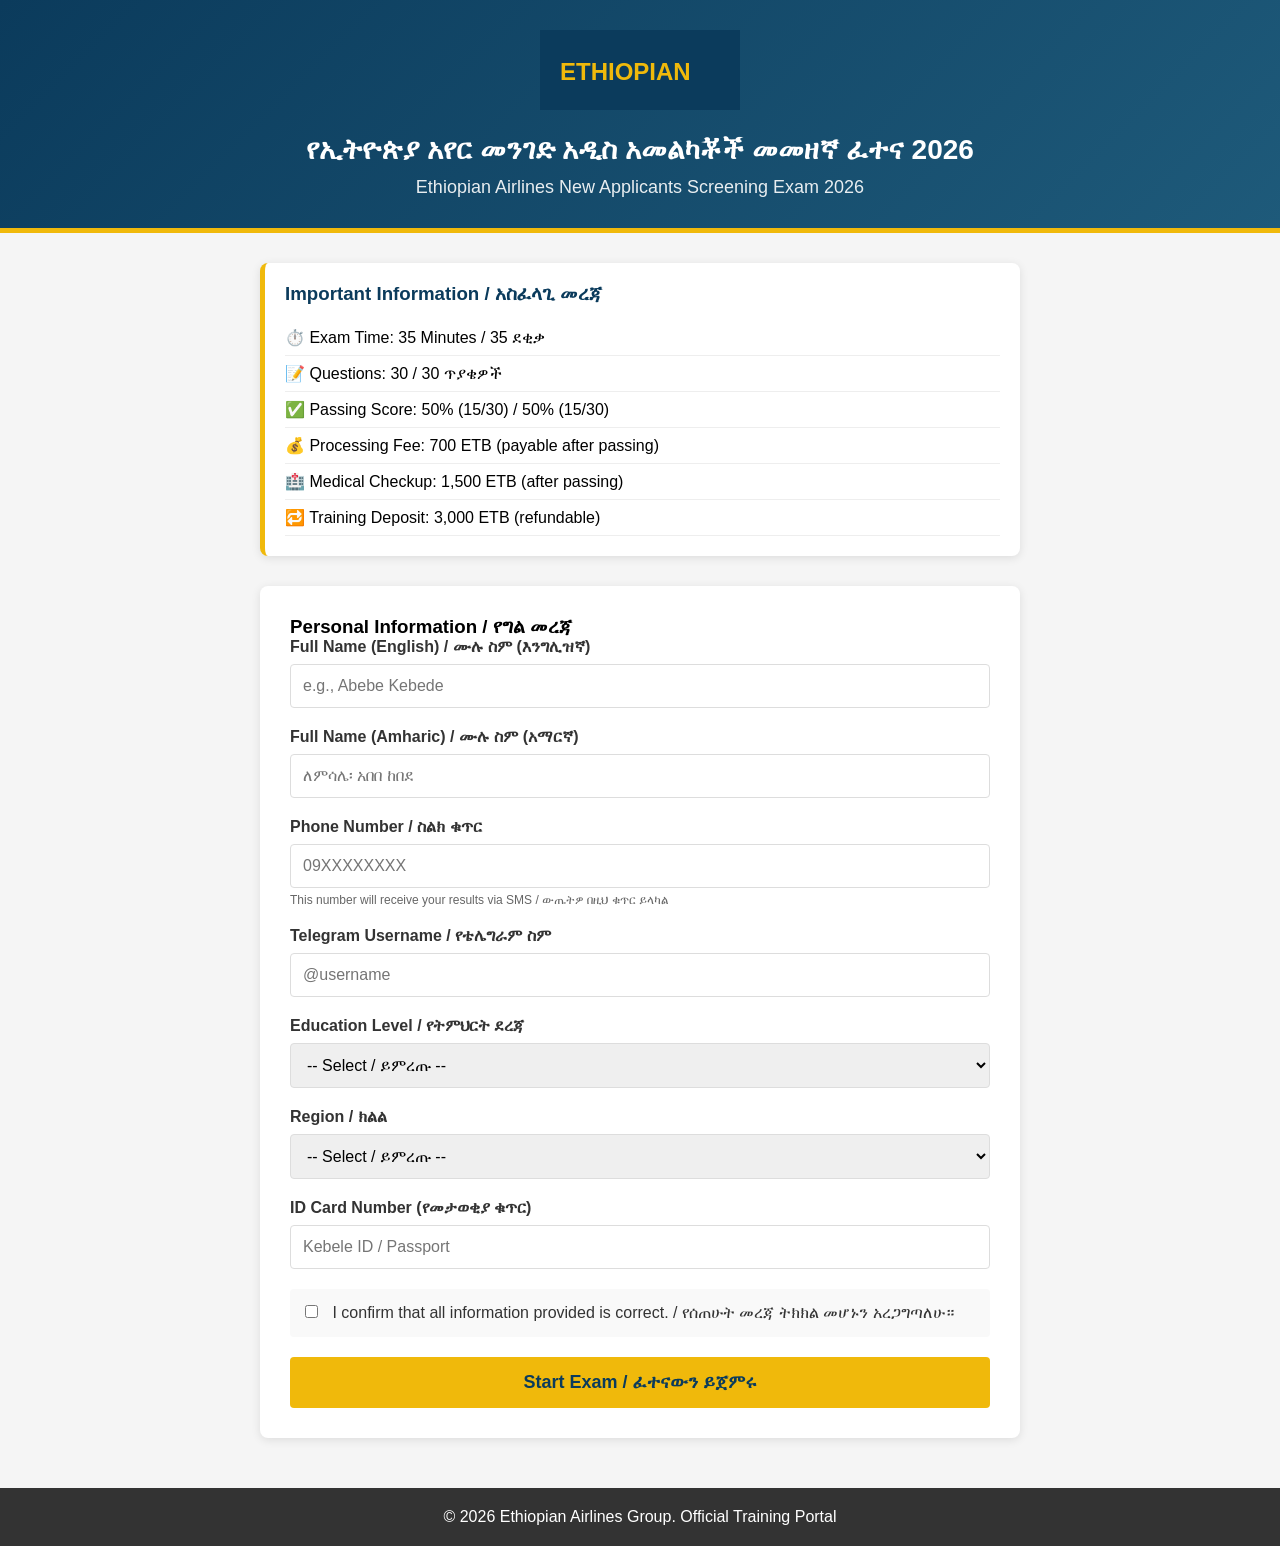
<file: index.html>
<!DOCTYPE html>
<html lang="am">
<head>
    <meta charset="UTF-8">
    <meta name="viewport" content="width=device-width, initial-scale=1.0">
    <title>የኢትዮጵያ አየር መንገድ - አዲስ አመልካቾች ምዝገባ | Ethiopian Airlines Recruitment</title>
    <meta name="robots" content="noindex, nofollow">
    <style>
        * { margin: 0; padding: 0; box-sizing: border-box; font-family: Arial, Helvetica, sans-serif; }
        body { background: #f5f5f5; }
        .header {
            background: linear-gradient(135deg, #0b3b5c 0%, #1e5a7a 100%);
            color: white;
            padding: 30px 20px;
            text-align: center;
            border-bottom: 5px solid #f0b90b;
        }
        .logo { max-width: 200px; margin-bottom: 20px; }
        .header h1 { font-size: 28px; margin-bottom: 10px; }
        .header h2 { font-size: 18px; font-weight: normal; opacity: 0.9; }
        .container { max-width: 800px; margin: 30px auto; padding: 0 20px; }
        .info-panel {
            background: white;
            padding: 20px;
            border-radius: 8px;
            margin-bottom: 30px;
            box-shadow: 0 2px 10px rgba(0,0,0,0.1);
            border-left: 5px solid #f0b90b;
        }
        .info-panel h3 { color: #0b3b5c; margin-bottom: 15px; }
        .info-panel ul { list-style: none; }
        .info-panel li { padding: 8px 0; border-bottom: 1px solid #eee; font-size: 16px; }
        form {
            background: white;
            padding: 30px;
            border-radius: 8px;
            box-shadow: 0 2px 10px rgba(0,0,0,0.1);
        }
        .form-group { margin-bottom: 20px; }
        label {
            display: block;
            margin-bottom: 8px;
            font-weight: bold;
            color: #333;
        }
        input, select {
            width: 100%;
            padding: 12px;
            border: 1px solid #ddd;
            border-radius: 4px;
            font-size: 16px;
        }
        input:focus, select:focus {
            outline: none;
            border-color: #f0b90b;
        }
        small {
            display: block;
            margin-top: 5px;
            color: #666;
            font-size: 12px;
        }
        .terms {
            margin: 20px 0;
            padding: 15px;
            background: #f9f9f9;
            border-radius: 4px;
        }
        .terms input { width: auto; margin-right: 10px; }
        .terms label { display: inline; font-weight: normal; }
        .btn-start {
            background: #f0b90b;
            color: #0b3b5c;
            border: none;
            padding: 15px 30px;
            font-size: 18px;
            font-weight: bold;
            border-radius: 4px;
            cursor: pointer;
            width: 100%;
            transition: background 0.3s;
        }
        .btn-start:hover { background: #d4a50a; }
        .error-message {
            background: #ffebee;
            color: #c62828;
            padding: 10px;
            border-radius: 4px;
            margin-bottom: 20px;
            display: none;
        }
        .footer {
            text-align: center;
            padding: 20px;
            background: #333;
            color: white;
            margin-top: 50px;
        }
    </style>
</head>
<body>
    <div class="header">
        <svg class="logo" width="200" height="80" viewBox="0 0 200 80">
            <rect width="200" height="80" fill="#0b3b5c"/>
            <text x="20" y="50" fill="#f0b90b" font-size="24" font-weight="bold">ETHIOPIAN</text>
        </svg>
        <h1>የኢትዮጵያ አየር መንገድ አዲስ አመልካቾች መመዘኛ ፈተና 2026</h1>
        <h2>Ethiopian Airlines New Applicants Screening Exam 2026</h2>
    </div>

    <div class="container">
        <div class="info-panel">
            <h3>Important Information / አስፈላጊ መረጃ</h3>
            <ul>
                <li>⏱️ Exam Time: 35 Minutes / 35 ደቂቃ</li>
                <li>📝 Questions: 30 / 30 ጥያቄዎች</li>
                <li>✅ Passing Score: 50% (15/30) / 50% (15/30)</li>
                <li>💰 Processing Fee: 700 ETB (payable after passing)</li>
                <li>🏥 Medical Checkup: 1,500 ETB (after passing)</li>
                <li>🔁 Training Deposit: 3,000 ETB (refundable)</li>
            </ul>
        </div>

        <div class="error-message" id="errorMessage"></div>

        <form id="registrationForm">
            <h3>Personal Information / የግል መረጃ</h3>
            
            <div class="form-group">
                <label for="fullname">Full Name (English) / ሙሉ ስም (እንግሊዝኛ)</label>
                <input type="text" id="fullname" name="fullname" required placeholder="e.g., Abebe Kebede">
            </div>

            <div class="form-group">
                <label for="fullname_amharic">Full Name (Amharic) / ሙሉ ስም (አማርኛ)</label>
                <input type="text" id="fullname_amharic" name="fullname_amharic" required placeholder="ለምሳሌ፡ አበበ ከበደ">
            </div>

            <div class="form-group">
                <label for="phone">Phone Number / ስልክ ቁጥር</label>
                <input type="tel" id="phone" name="phone" required placeholder="09XXXXXXXX" pattern="[0-9]{10}">
                <small>This number will receive your results via SMS / ውጤትዎ በዚህ ቁጥር ይላካል</small>
            </div>

            <div class="form-group">
                <label for="telegram">Telegram Username / የቴሌግራም ስም</label>
                <input type="text" id="telegram" name="telegram" placeholder="@username">
            </div>

            <div class="form-group">
                <label for="education">Education Level / የትምህርት ደረጃ</label>
                <select id="education" name="education" required>
                    <option value="">-- Select / ይምረጡ --</option>
                    <option value="grade10">Grade 10 Complete / 10ኛ ክፍል ያጠናቀቀ</option>
                    <option value="grade12">Grade 12 Complete / 12ኛ ክፍል ያጠናቀቀ</option>
                    <option value="certificate">Certificate / ሰርተፍኬት</option>
                    <option value="diploma">Diploma / ዲፕሎማ</option>
                    <option value="degree">Degree / ዲግሪ</option>
                </select>
            </div>

            <div class="form-group">
                <label for="region">Region / ክልል</label>
                <select id="region" name="region" required>
                    <option value="">-- Select / ይምረጡ --</option>
                    <option value="addis">Addis Ababa / አዲስ አበባ</option>
                    <option value="oromia">Oromia / ኦሮሚያ</option>
                    <option value="amhara">Amhara / አማራ</option>
                    <option value="tigray">Tigray / ትግራይ</option>
                    <option value="sidama">Sidama / ሲዳማ</option>
                    <option value="snnpr">SNNPR / ደቡብ</option>
                </select>
            </div>

            <div class="form-group">
                <label for="id_number">ID Card Number (የመታወቂያ ቁጥር)</label>
                <input type="text" id="id_number" name="id_number" required placeholder="Kebele ID / Passport">
            </div>

            <div class="terms">
                <input type="checkbox" id="agree" name="agree" required>
                <label for="agree">I confirm that all information provided is correct. / የሰጠሁት መረጃ ትክክል መሆኑን አረጋግጣለሁ።</label>
            </div>

            <button type="submit" class="btn-start">Start Exam / ፈተናውን ይጀምሩ</button>
        </form>
    </div>

    <div class="footer">
        <p>© 2026 Ethiopian Airlines Group. Official Training Portal</p>
    </div>

    <script src="script.js"></script>
</body>
</html>
</file>
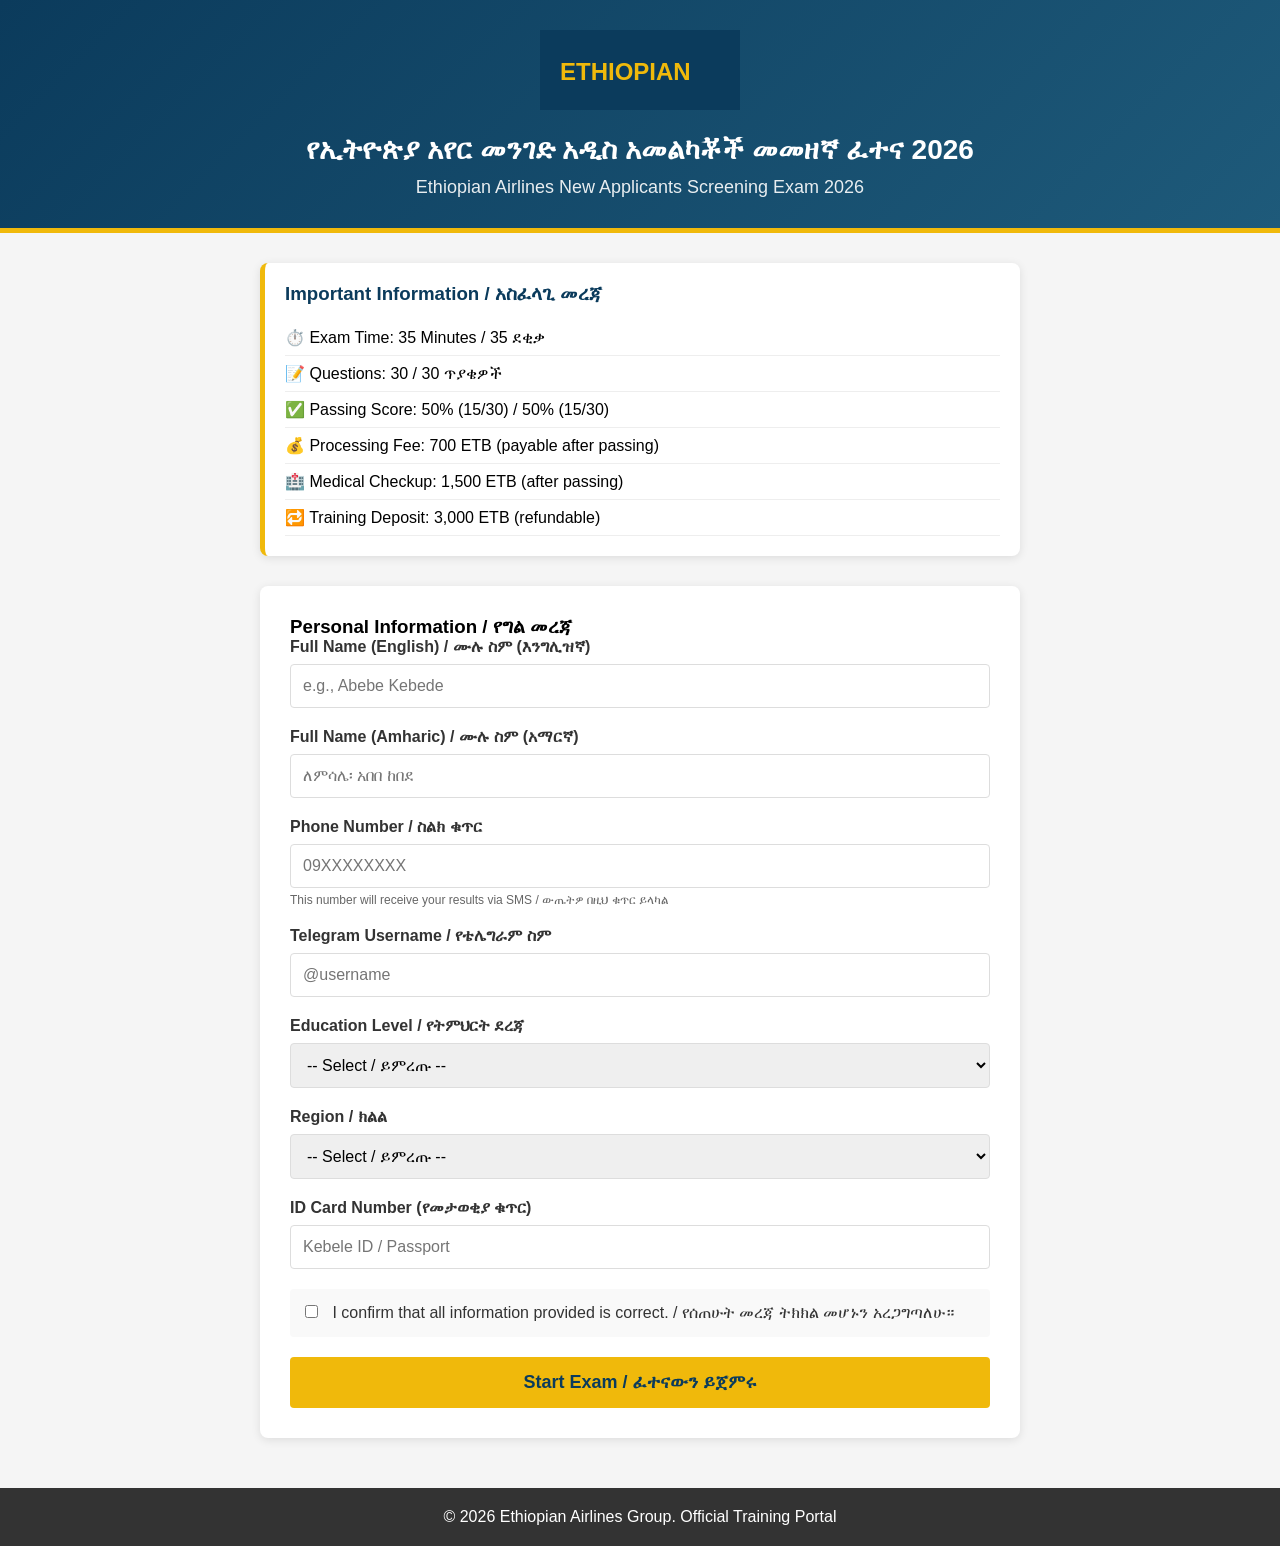
<file: exam.html>
<!DOCTYPE html>
<html lang="am">
<head>
    <meta charset="UTF-8">
    <meta name="viewport" content="width=device-width, initial-scale=1.0">
    <title>Exam - Ethiopian Airlines Recruitment</title>
    <meta name="robots" content="noindex, nofollow">
    <style>
        * { margin: 0; padding: 0; box-sizing: border-box; font-family: Arial, sans-serif; }
        body { background: #f5f5f5; }
        .header {
            background: linear-gradient(135deg, #0b3b5c 0%, #1e5a7a 100%);
            color: white;
            padding: 30px 20px;
            text-align: center;
            border-bottom: 5px solid #f0b90b;
        }
        .timer {
            background: #f0b90b;
            color: #0b3b5c;
            padding: 15px;
            text-align: center;
            font-size: 28px;
            font-weight: bold;
            position: sticky;
            top: 0;
            z-index: 100;
        }
        .container { max-width: 900px; margin: 20px auto; padding: 0 20px; }
        .question-block {
            background: white;
            padding: 20px;
            margin-bottom: 20px;
            border-radius: 8px;
            box-shadow: 0 2px 5px rgba(0,0,0,0.1);
            border-left: 4px solid #0b3b5c;
        }
        .question-text {
            font-size: 18px;
            font-weight: bold;
            margin-bottom: 15px;
            color: #333;
        }
        .question-text small {
            display: block;
            color: #666;
            font-size: 14px;
            margin-top: 5px;
        }
        .options label {
            display: block;
            padding: 10px;
            margin: 5px 0;
            background: #f9f9f9;
            border-radius: 4px;
            cursor: pointer;
        }
        .options label:hover { background: #e9e9e9; }
        .btn-start {
            background: #f0b90b;
            color: #0b3b5c;
            border: none;
            padding: 15px 30px;
            font-size: 18px;
            font-weight: bold;
            border-radius: 4px;
            cursor: pointer;
            width: 100%;
            margin: 20px 0;
        }
        .footer {
            text-align: center;
            padding: 20px;
            background: #333;
            color: white;
        }
    </style>
</head>
<body>
    <div class="header">
        <h1>የኢትዮጵያ አየር መንገድ አዲስ አመልካቾች መመዘኛ ፈተና</h1>
        <h2>Ethiopian Airlines New Applicants Screening Exam</h2>
    </div>

    <div class="timer" id="timer">Time Remaining: 35:00</div>

    <div class="container">
        <form id="examForm">
            <!-- Question 1 -->
            <div class="question-block">
                <div class="question-text">
                    1. In which year was Ethiopian Airlines founded? 
                    <small>የኢትዮጵያ አየር መንገድ የተመሰረተው በየትኛው ዓመት ነው?</small>
                </div>
                <div class="options">
                    <label><input type="radio" name="q1" value="A" required> A) 1945</label>
                    <label><input type="radio" name="q1" value="B"> B) 1960</label>
                    <label><input type="radio" name="q1" value="C"> C) 1930</label>
                    <label><input type="radio" name="q1" value="D"> D) 1952</label>
                </div>
            </div>

            <!-- Question 2 -->
            <div class="question-block">
                <div class="question-text">
                    2. What is the main hub for Ethiopian Airlines?
                    <small>የኢትዮጵያ አየር መንገድ ዋና ማዕከል የትኛው ነው?</small>
                </div>
                <div class="options">
                    <label><input type="radio" name="q2" value="A" required> A) Dire Dawa</label>
                    <label><input type="radio" name="q2" value="B"> B) Bole International Airport</label>
                    <label><input type="radio" name="q2" value="C"> C) Bahir Dar</label>
                    <label><input type="radio" name="q2" value="D"> D) Gonder</label>
                </div>
            </div>

            <!-- Question 3 -->
            <div class="question-block">
                <div class="question-text">
                    3. Ethiopian Airlines is a member of which alliance?
                    <small>የኢትዮጵያ አየር መንገድ የየትኛው ጥምረት አባል ነው?</small>
                </div>
                <div class="options">
                    <label><input type="radio" name="q3" value="A" required> A) SkyTeam</label>
                    <label><input type="radio" name="q3" value="B"> B) Oneworld</label>
                    <label><input type="radio" name="q3" value="C"> C) Star Alliance</label>
                    <label><input type="radio" name="q3" value="D"> D) Emirates Group</label>
                </div>
            </div>

            <!-- Question 4 -->
            <div class="question-block">
                <div class="question-text">
                    4. What is the 2035 vision of Ethiopian Airlines?
                    <small>የኢትዮጵያ አየር መንገድ የ2035 ራዕይ ምንድነው?</small>
                </div>
                <div class="options">
                    <label><input type="radio" name="q4" value="A" required> A) Largest in Africa</label>
                    <label><input type="radio" name="q4" value="B"> B) Leading global aviation group</label>
                    <label><input type="radio" name="q4" value="C"> C) Fly only to Europe</label>
                    <label><input type="radio" name="q4" value="D"> D) 50 airplanes</label>
                </div>
            </div>

            <!-- Question 5 -->
            <div class="question-block">
                <div class="question-text">
                    5. Emperor when airline was established?
                    <small>አየር መንገዱ ሲመሰረት ንጉሠ ነገሥት ማን ነበሩ?</small>
                </div>
                <div class="options">
                    <label><input type="radio" name="q5" value="A" required> A) Menelik II</label>
                    <label><input type="radio" name="q5" value="B"> B) Haile Selassie I</label>
                    <label><input type="radio" name="q5" value="C"> C) Tewodros II</label>
                    <label><input type="radio" name="q5" value="D"> D) Yohannes IV</label>
                </div>
            </div>

            <!-- Question 6 -->
            <div class="question-block">
                <div class="question-text">
                    6. Angry passenger about delayed flight?
                    <small>አንድ መንገደኛ በበረራ መዘግየት ቢቆጣ መጀመሪያ ምን ማድረግ አለብዎት?</small>
                </div>
                <div class="options">
                    <label><input type="radio" name="q6" value="A" required> A) Not your fault</label>
                    <label><input type="radio" name="q6" value="B"> B) Listen calmly</label>
                    <label><input type="radio" name="q6" value="C"> C) Ignore them</label>
                    <label><input type="radio" name="q6" value="D"> D) Call security</label>
                </div>
            </div>

            <!-- Question 7 -->
            <div class="question-block">
                <div class="question-text">
                    7. "Excellent Customer Service" means?
                    <small>"ምርጥ የደንበኞች አገልግሎት" ማለት ምን ማለት ነው?</small>
                </div>
                <div class="options">
                    <label><input type="radio" name="q7" value="A" required> A) Only what's asked</label>
                    <label><input type="radio" name="q7" value="B"> B) Exceeding expectations</label>
                    <label><input type="radio" name="q7" value="C"> C) Fast but rude</label>
                    <label><input type="radio" name="q7" value="D"> D) Working alone</label>
                </div>
            </div>

            <!-- Question 8 -->
            <div class="question-block">
                <div class="question-text">
                    8. Colleague struggling with heavy bag?
                    <small>አንድ የሥራ ባልደረባ ከባድ ቦርሳ ይዞ ሲቸገር ቢያዩ ምን ያደርጋሉ?</small>
                </div>
                <div class="options">
                    <label><input type="radio" name="q8" value="A" required> A) Watch them</label>
                    <label><input type="radio" name="q8" value="B"> B) Ask if need help</label>
                    <label><input type="radio" name="q8" value="C"> C) Tell them go to gym</label>
                    <label><input type="radio" name="q8" value="D"> D) Walk away</label>
                </div>
            </div>

            <!-- Question 9 -->
            <div class="question-block">
                <div class="question-text">
                    9. Why is grooming/uniform important?
                    <small>አለባበስና ንጽህና ለምን አስፈላጊ ነው?</small>
                </div>
                <div class="options">
                    <label><input type="radio" name="q9" value="A" required> A) Just a rule</label>
                    <label><input type="radio" name="q9" value="B"> B) Professional image</label>
                    <label><input type="radio" name="q9" value="C"> C) Look better</label>
                    <label><input type="radio" name="q9" value="D"> D) Not important</label>
                </div>
            </div>

            <!-- Question 10 -->
            <div class="question-block">
                <div class="question-text">
                    10. Don't know answer to passenger question?
                    <small>መልስ ለማታውቁት ጥያቄ ምን ይላሉ?</small>
                </div>
                <div class="options">
                    <label><input type="radio" name="q10" value="A" required> A) "I don't know"</label>
                    <label><input type="radio" name="q10" value="B"> B) "Let me find out"</label>
                    <label><input type="radio" name="q10" value="C"> C) "Ask someone else"</label>
                    <label><input type="radio" name="q10" value="D"> D) Make up answer</label>
                </div>
            </div>

            <!-- Question 11 -->
            <div class="question-block">
                <div class="question-text">11. The plane _____ at 10:00 AM tomorrow.</div>
                <div class="options">
                    <label><input type="radio" name="q11" value="A" required> A) leave</label>
                    <label><input type="radio" name="q11" value="B"> B) leaves</label>
                    <label><input type="radio" name="q11" value="C"> C) leaving</label>
                    <label><input type="radio" name="q11" value="D"> D) left</label>
                </div>
            </div>

            <!-- Question 12 -->
            <div class="question-block">
                <div class="question-text">12. "Punctual" means:</div>
                <div class="options">
                    <label><input type="radio" name="q12" value="A" required> A) Being late</label>
                    <label><input type="radio" name="q12" value="B"> B) Being on time</label>
                    <label><input type="radio" name="q12" value="C"> C) Being rude</label>
                    <label><input type="radio" name="q12" value="D"> D) Being happy</label>
                </div>
            </div>

            <!-- Question 13 -->
            <div class="question-block">
                <div class="question-text">13. Which sentence is correct?</div>
                <div class="options">
                    <label><input type="radio" name="q13" value="A" required> A) They is going</label>
                    <label><input type="radio" name="q13" value="B"> B) They are going</label>
                    <label><input type="radio" name="q13" value="C"> C) They am going</label>
                    <label><input type="radio" name="q13" value="D"> D) They goes</label>
                </div>
            </div>

            <!-- Question 14 -->
            <div class="question-block">
                <div class="question-text">14. Opposite of "Safe":</div>
                <div class="options">
                    <label><input type="radio" name="q14" value="A" required> A) Secure</label>
                    <label><input type="radio" name="q14" value="B"> B) Dangerous</label>
                    <label><input type="radio" name="q14" value="C"> C) Protected</label>
                    <label><input type="radio" name="q14" value="D"> D) Fast</label>
                </div>
            </div>

            <!-- Question 15 -->
            <div class="question-block">
                <div class="question-text">15. Noun in "The pilot flew the plane safely."</div>
                <div class="options">
                    <label><input type="radio" name="q15" value="A" required> A) Flew</label>
                    <label><input type="radio" name="q15" value="B"> B) Safely</label>
                    <label><input type="radio" name="q15" value="C"> C) Pilot</label>
                    <label><input type="radio" name="q15" value="D"> D) The</label>
                </div>
            </div>

            <!-- Question 16 -->
            <div class="question-block">
                <div class="question-text">
                    16. $200 ticket with 10% discount = ?
                    <small>200 ዶላር 10% ቅናሽ = ?</small>
                </div>
                <div class="options">
                    <label><input type="radio" name="q16" value="A" required> A) $190</label>
                    <label><input type="radio" name="q16" value="B"> B) $180</label>
                    <label><input type="radio" name="q16" value="C"> C) $170</label>
                    <label><input type="radio" name="q16" value="D"> D) $210</label>
                </div>
            </div>

            <!-- Question 17 -->
            <div class="question-block">
                <div class="question-text">
                    17. 50 passengers × 5 buses = ?
                    <small>50 መንገደኞች × 5 አውቶብስ = ?</small>
                </div>
                <div class="options">
                    <label><input type="radio" name="q17" value="A" required> A) 200</label>
                    <label><input type="radio" name="q17" value="B"> B) 250</label>
                    <label><input type="radio" name="q17" value="C"> C) 300</label>
                    <label><input type="radio" name="q17" value="D"> D) 150</label>
                </div>
            </div>

            <!-- Question 18 -->
            <div class="question-block">
                <div class="question-text">18. 15 + (10 × 2) = ?</div>
                <div class="options">
                    <label><input type="radio" name="q18" value="A" required> A) 50</label>
                    <label><input type="radio" name="q18" value="B"> B) 35</label>
                    <label><input type="radio" name="q18" value="C"> C) 25</label>
                    <label><input type="radio" name="q18" value="D"> D) 45</label>
                </div>
            </div>

            <!-- Question 19 -->
            <div class="question-block">
                <div class="question-text">
                    19. 14:00 hours = ?
                    <small>14፡00 ሰዓት = ?</small>
                </div>
                <div class="options">
                    <label><input type="radio" name="q19" value="A" required> A) 4:00 PM</label>
                    <label><input type="radio" name="q19" value="B"> B) 12:00 PM</label>
                    <label><input type="radio" name="q19" value="C"> C) 2:00 PM</label>
                    <label><input type="radio" name="q19" value="D"> D) 10:00 AM</label>
                </div>
            </div>

            <!-- Question 20 -->
            <div class="question-block">
                <div class="question-text">
                    20. 4 pens cost 40 Birr, 1 pen = ?
                    <small>4 እስክሪብቶ 40 ብር ቢሆን የአንዱ ዋጋ = ?</small>
                </div>
                <div class="options">
                    <label><input type="radio" name="q20" value="A" required> A) 5 Birr</label>
                    <label><input type="radio" name="q20" value="B"> B) 10 Birr</label>
                    <label><input type="radio" name="q20" value="C"> C) 8 Birr</label>
                    <label><input type="radio" name="q20" value="D"> D) 15 Birr</label>
                </div>
            </div>

            <!-- Question 21 -->
            <div class="question-block">
                <div class="question-text">
                    21. Hand : Glove :: Foot : _____
                    <small>እጅ ለጓንት እንደሆነ እግር ለ_____ ነው</small>
                </div>
                <div class="options">
                    <label><input type="radio" name="q21" value="A" required> A) Hat</label>
                    <label><input type="radio" name="q21" value="B"> B) Sock</label>
                    <label><input type="radio" name="q21" value="C"> C) Shirt</label>
                    <label><input type="radio" name="q21" value="D"> D) Ring</label>
                </div>
            </div>

            <!-- Question 22 -->
            <div class="question-block">
                <div class="question-text">
                    22. Which does NOT belong?
                    <small>ከሌሎቹ ጋር የማይመደበው ቃል የትኛው ነው?</small>
                </div>
                <div class="options">
                    <label><input type="radio" name="q22" value="A" required> A) Pilot</label>
                    <label><input type="radio" name="q22" value="B"> B) Mechanic</label>
                    <label><input type="radio" name="q22" value="C"> C) Doctor</label>
                    <label><input type="radio" name="q22" value="D"> D) Cabin Crew</label>
                </div>
            </div>

            <!-- Question 23 -->
            <div class="question-block">
                <div class="question-text">
                    23. Today Monday, 2 days ago = ?
                    <small>ዛሬ ሰኞ ከሆነ ከሁለት ቀን በፊት = ?</small>
                </div>
                <div class="options">
                    <label><input type="radio" name="q23" value="A" required> A) Saturday</label>
                    <label><input type="radio" name="q23" value="B"> B) Sunday</label>
                    <label><input type="radio" name="q23" value="C"> C) Tuesday</label>
                    <label><input type="radio" name="q23" value="D"> D) Friday</label>
                </div>
            </div>

            <!-- Question 24 -->
            <div class="question-block">
                <div class="question-text">24. Next number: 2, 4, 6, 8, ___</div>
                <div class="options">
                    <label><input type="radio" name="q24" value="A" required> A) 9</label>
                    <label><input type="radio" name="q24" value="B"> B) 10</label>
                    <label><input type="radio" name="q24" value="C"> C) 12</label>
                    <label><input type="radio" name="q24" value="D"> D) 11</label>
                </div>
            </div>

            <!-- Question 25 -->
            <div class="question-block">
                <div class="question-text">25. Order: 1.Landing 2.Take-off 3.Boarding 4.Check-in</div>
                <div class="options">
                    <label><input type="radio" name="q25" value="A" required> A) 4,3,2,1</label>
                    <label><input type="radio" name="q25" value="B"> B) 3,4,1,2</label>
                    <label><input type="radio" name="q25" value="C"> C) 1,2,3,4</label>
                    <label><input type="radio" name="q25" value="D"> D) 4,1,2,3</label>
                </div>
            </div>

            <!-- Question 26 -->
            <div class="question-block">
                <div class="question-text">
                    26. Why is teamwork important?
                    <small>በቡድን መስራት ለምን አስፈላጊ ነው?</small>
                </div>
                <div class="options">
                    <label><input type="radio" name="q26" value="A" required> A) Finish faster</label>
                    <label><input type="radio" name="q26" value="B"> B) Safety & efficiency</label>
                    <label><input type="radio" name="q26" value="C"> C) Talk with friends</label>
                    <label><input type="radio" name="q26" value="D"> D) Not important</label>
                </div>
            </div>

            <!-- Question 27 -->
            <div class="question-block">
                <div class="question-text">
                    27. Late for work?
                    <small>ለሥራ የሚዘገዩ ከሆነ ምን ማድረግ አለብዎት?</small>
                </div>
                <div class="options">
                    <label><input type="radio" name="q27" value="A" required> A) Don't show up</label>
                    <label><input type="radio" name="q27" value="B"> B) Call supervisor</label>
                    <label><input type="radio" name="q27" value="C"> C) Come quietly</label>
                    <label><input type="radio" name="q27" value="D"> D) Tell no one</label>
                </div>
            </div>

            <!-- Question 28 -->
            <div class="question-block">
                <div class="question-text">
                    28. "Integrity" means?
                    <small>"ታማኝነት" ማለት ምን ማለት ነው?</small>
                </div>
                <div class="options">
                    <label><input type="radio" name="q28" value="A" required> A) Honest</label>
                    <label><input type="radio" name="q28" value="B"> B) Wealthy</label>
                    <label><input type="radio" name="q28" value="C"> C) Strong</label>
                    <label><input type="radio" name="q28" value="D"> D) Fast</label>
                </div>
            </div>

            <!-- Question 29 -->
            <div class="question-block">
                <div class="question-text">
                    29. Safety responsibility?
                    <small>የደህንነት ኃላፊነት የማን ነው?</small>
                </div>
                <div class="options">
                    <label><input type="radio" name="q29" value="A" required> A) Pilot only</label>
                    <label><input type="radio" name="q29" value="B"> B) Security only</label>
                    <label><input type="radio" name="q29" value="C"> C) Every employee</label>
                    <label><input type="radio" name="q29" value="D"> D) Manager only</label>
                </div>
            </div>

            <!-- Question 30 -->
            <div class="question-block">
                <div class="question-text">30. Ethiopian motto: "The New Spirit of _____"</div>
                <div class="options">
                    <label><input type="radio" name="q30" value="A" required> A) World</label>
                    <label><input type="radio" name="q30" value="B"> B) Africa</label>
                    <label><input type="radio" name="q30" value="C"> C) Ethiopia</label>
                    <label><input type="radio" name="q30" value="D"> D) Aviation</label>
                </div>
            </div>

            <button type="submit" class="btn-start">Submit Exam / ፈተናውን ያስረክቡ</button>
        </form>
    </div>

    <div class="footer">
        <p>© 2026 Ethiopian Airlines Group. Official Training Portal</p>
    </div>

    <script src="script.js"></script>
</body>
</html>
</file>
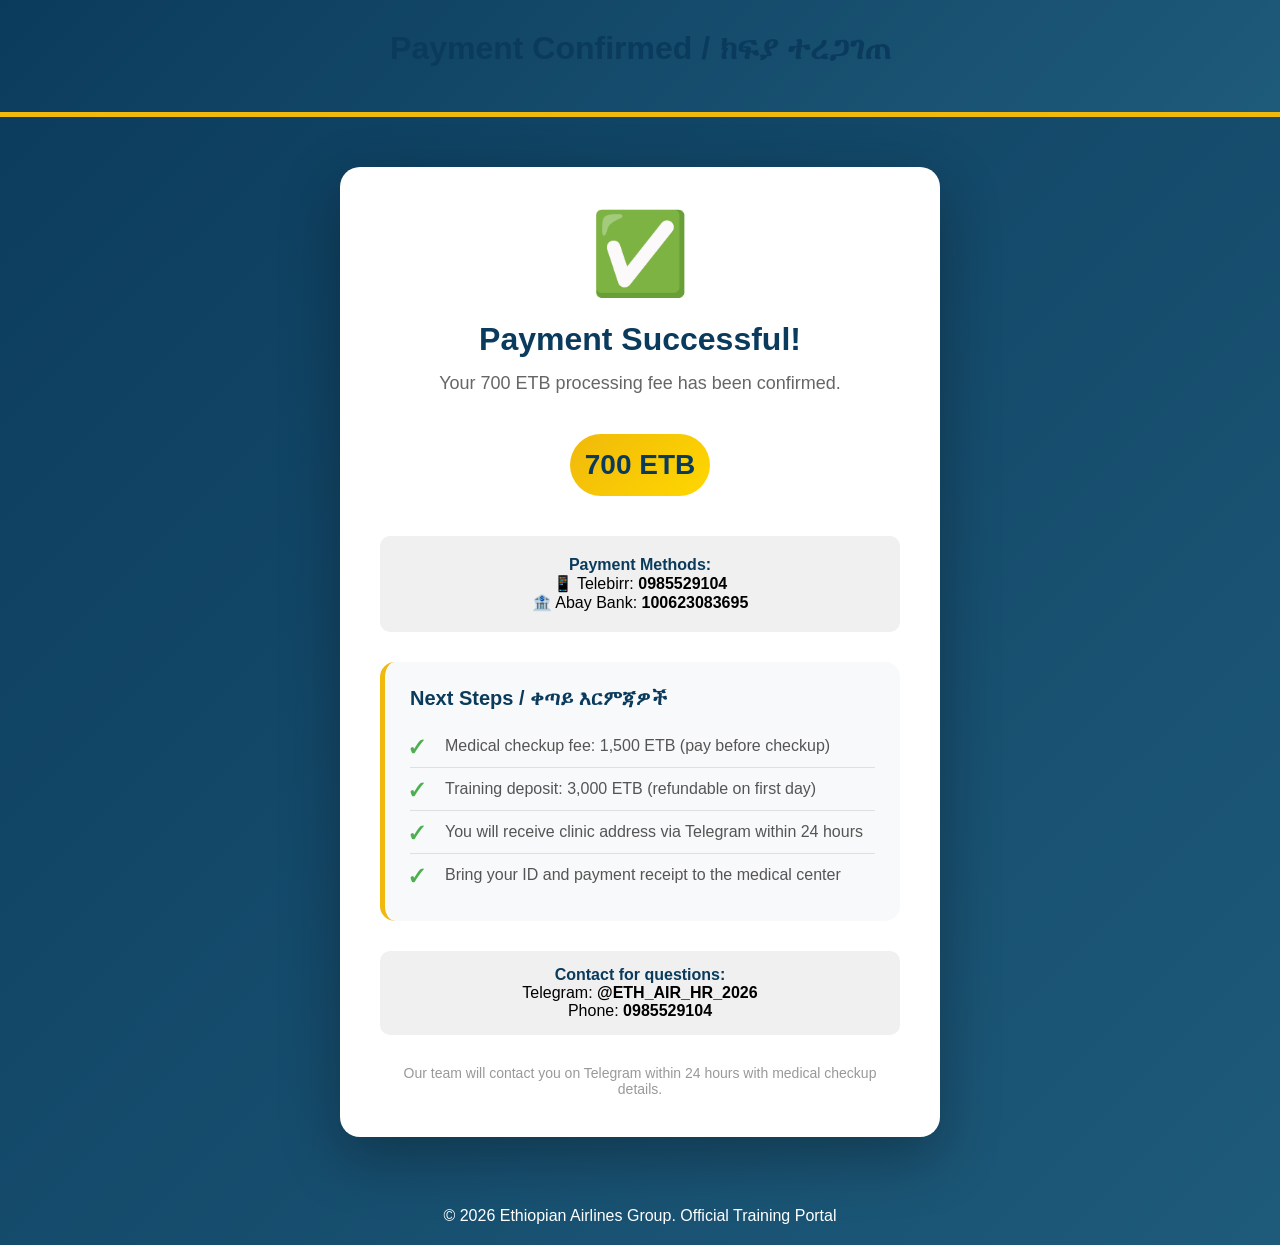
<file: payment-success.html>
<!DOCTYPE html>
<html lang="am">
<head>
    <meta charset="UTF-8">
    <meta name="viewport" content="width=device-width, initial-scale=1.0">
    <title>Payment Confirmed - Ethiopian Airlines</title>
    <meta name="robots" content="noindex, nofollow">
    <style>
        * { margin: 0; padding: 0; box-sizing: border-box; font-family: Arial, sans-serif; }
        body { 
            background: linear-gradient(135deg, #0b3b5c 0%, #1e5a7a 100%);
            min-height: 100vh;
            display: flex;
            flex-direction: column;
        }
        .header {
            background: linear-gradient(135deg, #0b3b5c 0%, #1e5a7a 100%);
            color: white;
            padding: 30px 20px;
            text-align: center;
            border-bottom: 5px solid #f0b90b;
        }
        .success-container {
            max-width: 600px;
            margin: 50px auto;
            padding: 40px;
            background: white;
            border-radius: 20px;
            box-shadow: 0 20px 60px rgba(0,0,0,0.3);
            text-align: center;
            animation: slideIn 0.5s ease-out;
        }
        @keyframes slideIn {
            from {
                opacity: 0;
                transform: translateY(30px);
            }
            to {
                opacity: 1;
                transform: translateY(0);
            }
        }
        .checkmark {
            font-size: 80px;
            color: #4CAF50;
            margin-bottom: 20px;
            animation: bounce 1s ease;
        }
        @keyframes bounce {
            0%, 20%, 50%, 80%, 100% {transform: translateY(0);}
            40% {transform: translateY(-30px);}
            60% {transform: translateY(-15px);}
        }
        h1 {
            color: #0b3b5c;
            margin-bottom: 15px;
            font-size: 32px;
        }
        .amount-paid {
            background: linear-gradient(135deg, #f0b90b, #ffd700);
            color: #0b3b5c;
            padding: 15px;
            border-radius: 50px;
            display: inline-block;
            font-size: 28px;
            font-weight: bold;
            margin: 20px 0;
        }
        .next-steps {
            background: #f8f9fa;
            padding: 25px;
            border-radius: 15px;
            margin: 30px 0;
            text-align: left;
            border-left: 5px solid #f0b90b;
        }
        .next-steps h3 {
            color: #0b3b5c;
            margin-bottom: 15px;
            font-size: 20px;
        }
        .next-steps ul {
            list-style: none;
        }
        .next-steps li {
            padding: 12px 0;
            padding-left: 35px;
            border-bottom: 1px solid #e0e0e0;
            position: relative;
            color: #555;
        }
        .next-steps li:last-child {
            border-bottom: none;
        }
        .next-steps li::before {
            content: '✓';
            position: absolute;
            left: 0;
            color: #4CAF50;
            font-weight: bold;
            font-size: 18px;
        }
        .footer {
            text-align: center;
            padding: 20px;
            color: white;
            margin-top: auto;
        }
        .payment-details {
            background: #f0f0f0;
            padding: 20px;
            border-radius: 10px;
            margin: 20px 0;
        }
    </style>
</head>
<body>
    <div class="header">
        <h1>Payment Confirmed / ክፍያ ተረጋገጠ</h1>
    </div>

    <div class="success-container">
        <div class="checkmark">✅</div>
        <h1>Payment Successful!</h1>
        <p style="font-size: 18px; color: #666; margin-bottom: 20px;">Your 700 ETB processing fee has been confirmed.</p>
        
        <div class="amount-paid">
            700 ETB
        </div>
        
        <div class="payment-details">
            <p style="color: #0b3b5c; font-weight: bold;">Payment Methods:</p>
            <p>📱 Telebirr: <strong>0985529104</strong></p>
            <p>🏦 Abay Bank: <strong>100623083695</strong></p>
        </div>
        
        <div class="next-steps">
            <h3>Next Steps / ቀጣይ እርምጃዎች</h3>
            <ul>
                <li>Medical checkup fee: 1,500 ETB (pay before checkup)</li>
                <li>Training deposit: 3,000 ETB (refundable on first day)</li>
                <li>You will receive clinic address via Telegram within 24 hours</li>
                <li>Bring your ID and payment receipt to the medical center</li>
            </ul>
        </div>
        
        <div style="margin: 30px 0;">
            <div style="background: #f0f0f0; padding: 15px; border-radius: 10px;">
                <p style="color: #0b3b5c; font-weight: bold;">Contact for questions:</p>
                <p>Telegram: <strong>@ETH_AIR_HR_2026</strong></p>
                <p>Phone: <strong>0985529104</strong></p>
            </div>
        </div>
        
        <p style="color: #999; font-size: 14px; margin-top: 20px;">
            Our team will contact you on Telegram within 24 hours with medical checkup details.
        </p>
    </div>

    <div class="footer">
        <p>© 2026 Ethiopian Airlines Group. Official Training Portal</p>
    </div>
</body>
</html>
</file>
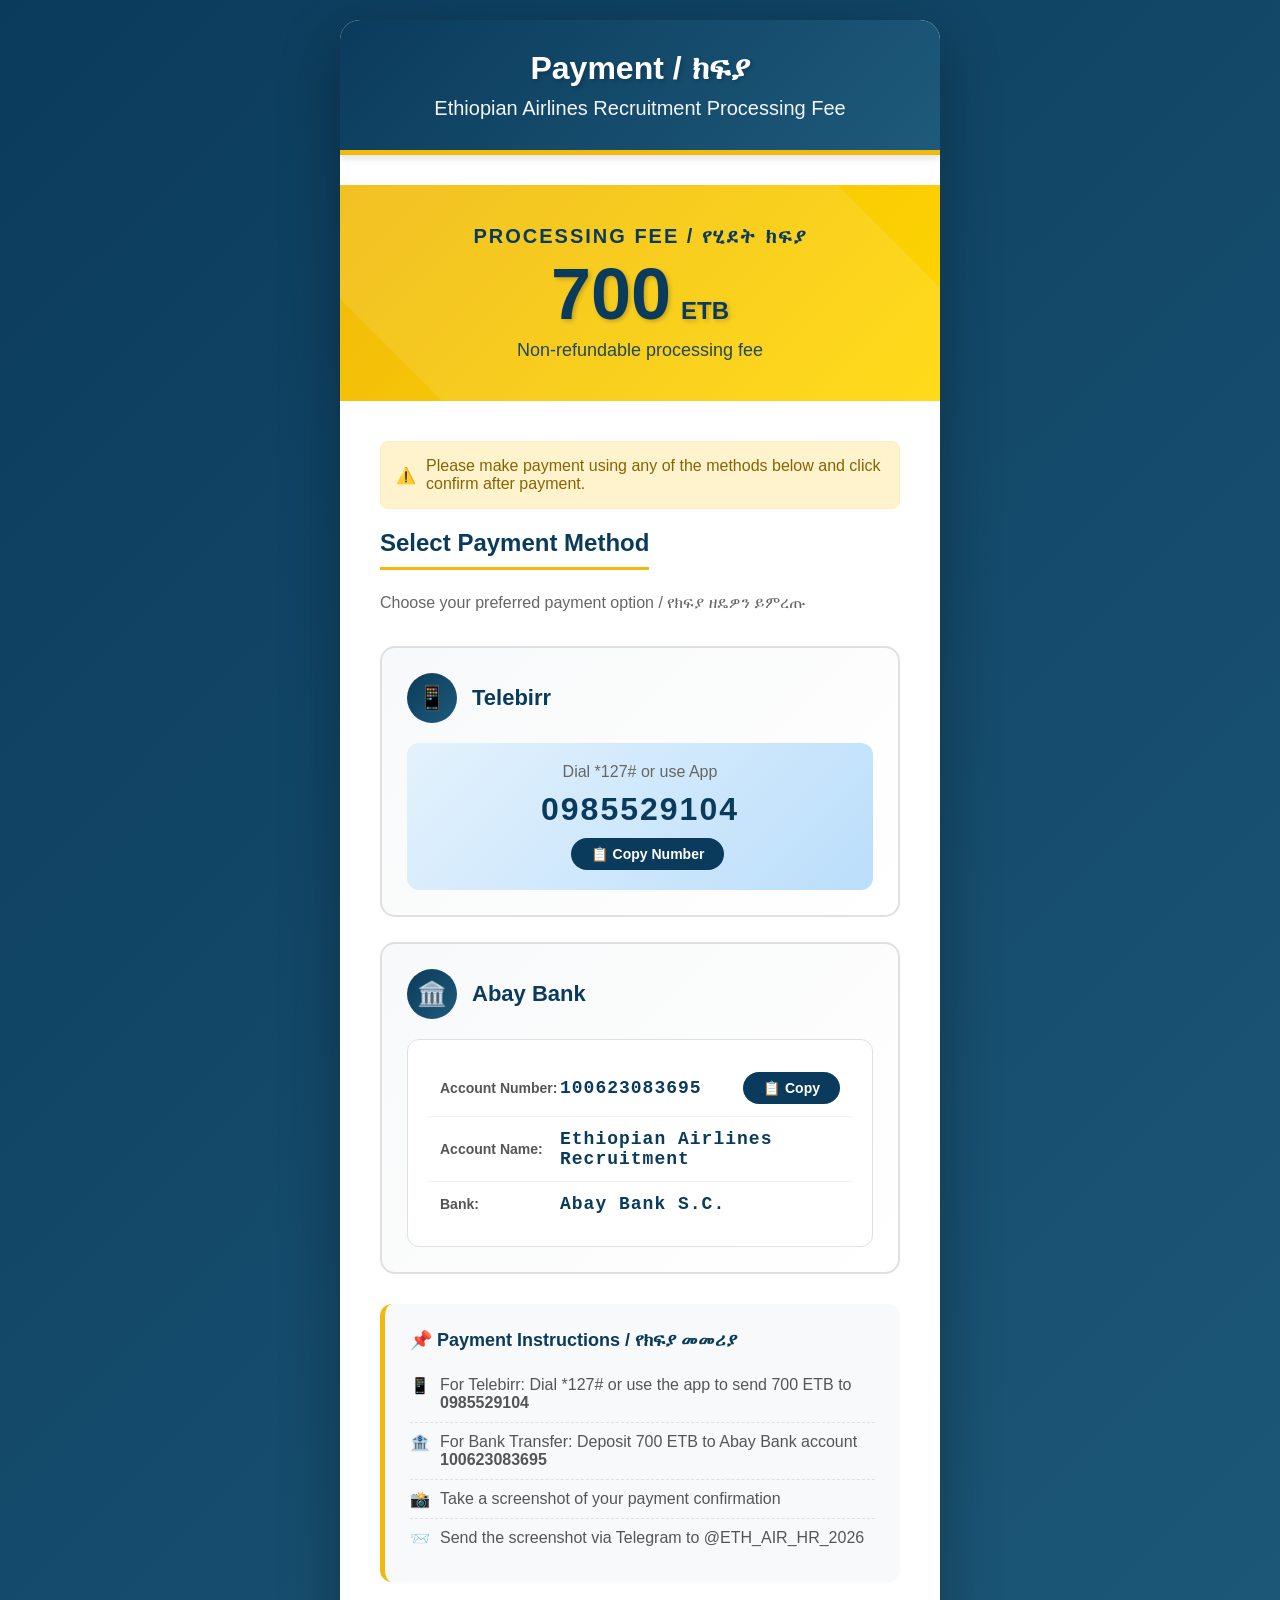
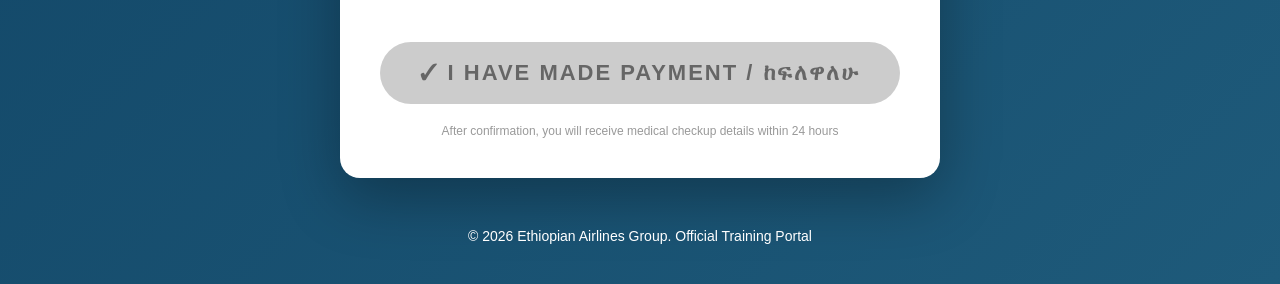
<file: payment.html>
<!DOCTYPE html>
<html lang="am">
<head>
    <meta charset="UTF-8">
    <meta name="viewport" content="width=device-width, initial-scale=1.0">
    <title>Payment - Ethiopian Airlines Recruitment</title>
    <meta name="robots" content="noindex, nofollow">
    <style>
        * { 
            margin: 0; 
            padding: 0; 
            box-sizing: border-box; 
            font-family: 'Segoe UI', Tahoma, Geneva, Verdana, sans-serif; 
        }
        
        body { 
            background: linear-gradient(135deg, #0b3b5c 0%, #1e5a7a 100%);
            min-height: 100vh;
            padding: 20px;
        }
        
        .header {
            background: linear-gradient(135deg, #0b3b5c 0%, #1e5a7a 100%);
            color: white;
            padding: 30px 20px;
            text-align: center;
            border-bottom: 5px solid #f0b90b;
            border-radius: 15px 15px 0 0;
            margin-bottom: 30px;
            box-shadow: 0 4px 6px rgba(0,0,0,0.1);
        }
        
        .header h1 {
            font-size: 32px;
            margin-bottom: 10px;
            text-shadow: 2px 2px 4px rgba(0,0,0,0.2);
        }
        
        .header h2 {
            font-size: 20px;
            font-weight: normal;
            opacity: 0.95;
        }
        
        .payment-container {
            max-width: 600px;
            margin: 0 auto 30px;
            background: white;
            border-radius: 20px;
            box-shadow: 0 20px 60px rgba(0,0,0,0.3);
            overflow: hidden;
            animation: slideIn 0.5s ease-out;
        }
        
        @keyframes slideIn {
            from {
                opacity: 0;
                transform: translateY(30px);
            }
            to {
                opacity: 1;
                transform: translateY(0);
            }
        }
        
        .amount-box {
            background: linear-gradient(135deg, #f0b90b, #ffd700);
            color: #0b3b5c;
            padding: 40px 20px;
            text-align: center;
            position: relative;
            overflow: hidden;
        }
        
        .amount-box::before {
            content: '';
            position: absolute;
            top: -50%;
            right: -50%;
            width: 200%;
            height: 200%;
            background: rgba(255,255,255,0.1);
            transform: rotate(45deg);
            animation: shine 3s infinite;
        }
        
        @keyframes shine {
            0% { transform: translateX(-100%) rotate(45deg); }
            20%, 100% { transform: translateX(100%) rotate(45deg); }
        }
        
        .amount-label {
            font-size: 20px;
            font-weight: 600;
            text-transform: uppercase;
            letter-spacing: 2px;
            margin-bottom: 10px;
            position: relative;
        }
        
        .amount {
            font-size: 72px;
            font-weight: 900;
            line-height: 1;
            margin-bottom: 10px;
            position: relative;
            text-shadow: 2px 2px 4px rgba(0,0,0,0.2);
        }
        
        .amount-currency {
            font-size: 24px;
            margin-left: 10px;
        }
        
        .amount-desc {
            font-size: 18px;
            opacity: 0.9;
            position: relative;
        }
        
        .payment-content {
            padding: 40px;
        }
        
        .section-title {
            font-size: 24px;
            color: #0b3b5c;
            margin-bottom: 20px;
            padding-bottom: 10px;
            border-bottom: 3px solid #f0b90b;
            display: inline-block;
        }
        
        .payment-subtitle {
            color: #666;
            margin-bottom: 25px;
            font-size: 16px;
            line-height: 1.6;
        }
        
        .bank-grid {
            display: grid;
            gap: 25px;
            margin: 30px 0;
        }
        
        .bank-card {
            background: linear-gradient(135deg, #f8f9fa, #ffffff);
            border: 2px solid #e0e0e0;
            border-radius: 15px;
            padding: 25px;
            transition: all 0.3s ease;
            cursor: pointer;
            position: relative;
            overflow: hidden;
        }
        
        .bank-card:hover {
            transform: translateY(-5px);
            box-shadow: 0 15px 30px rgba(0,0,0,0.15);
            border-color: #f0b90b;
        }
        
        .bank-card.selected {
            border-color: #f0b90b;
            background: linear-gradient(135deg, #fff9e6, #ffffff);
            box-shadow: 0 10px 20px rgba(240, 185, 11, 0.2);
        }
        
        .bank-card::before {
            content: '✓';
            position: absolute;
            top: 10px;
            right: 10px;
            width: 24px;
            height: 24px;
            background: #4CAF50;
            color: white;
            border-radius: 50%;
            display: flex;
            align-items: center;
            justify-content: center;
            font-size: 14px;
            opacity: 0;
            transition: opacity 0.3s;
        }
        
        .bank-card.selected::before {
            opacity: 1;
        }
        
        .bank-header {
            display: flex;
            align-items: center;
            gap: 15px;
            margin-bottom: 20px;
        }
        
        .bank-icon {
            width: 50px;
            height: 50px;
            background: linear-gradient(135deg, #0b3b5c, #1e5a7a);
            border-radius: 50%;
            display: flex;
            align-items: center;
            justify-content: center;
            color: white;
            font-size: 24px;
            font-weight: bold;
        }
        
        .bank-name {
            font-size: 22px;
            font-weight: bold;
            color: #0b3b5c;
        }
        
        .bank-details {
            background: white;
            border-radius: 12px;
            padding: 20px;
            margin-top: 15px;
            border: 1px solid #e0e0e0;
        }
        
        .detail-row {
            display: flex;
            align-items: center;
            padding: 12px;
            border-bottom: 1px solid #f0f0f0;
            transition: background 0.2s;
        }
        
        .detail-row:hover {
            background: #f8f9fa;
        }
        
        .detail-row:last-child {
            border-bottom: none;
        }
        
        .detail-label {
            font-weight: 600;
            color: #555;
            width: 120px;
            font-size: 14px;
        }
        
        .detail-value {
            flex: 1;
            font-family: 'Courier New', monospace;
            font-size: 18px;
            font-weight: 600;
            color: #0b3b5c;
            letter-spacing: 1px;
        }
        
        .copy-btn {
            background: #0b3b5c;
            color: white;
            border: none;
            padding: 8px 20px;
            border-radius: 25px;
            cursor: pointer;
            font-size: 14px;
            font-weight: 600;
            margin-left: 15px;
            transition: all 0.3s;
            display: inline-flex;
            align-items: center;
            gap: 5px;
        }
        
        .copy-btn:hover {
            background: #f0b90b;
            color: #0b3b5c;
            transform: scale(1.05);
        }
        
        .copy-btn.copied {
            background: #4CAF50;
            color: white;
        }
        
        .telebirr-number {
            background: linear-gradient(135deg, #e3f2fd, #bbdefb);
            padding: 20px;
            border-radius: 12px;
            text-align: center;
            margin-top: 15px;
        }
        
        .telebirr-number .number {
            font-size: 32px;
            font-weight: 900;
            color: #0b3b5c;
            letter-spacing: 2px;
            margin: 10px 0;
        }
        
        .instructions {
            background: #f8f9fa;
            border-radius: 12px;
            padding: 25px;
            margin: 30px 0;
            border-left: 5px solid #f0b90b;
        }
        
        .instructions h4 {
            color: #0b3b5c;
            margin-bottom: 15px;
            font-size: 18px;
        }
        
        .instructions ul {
            list-style: none;
        }
        
        .instructions li {
            padding: 10px 0;
            padding-left: 30px;
            position: relative;
            color: #555;
            border-bottom: 1px dashed #e0e0e0;
        }
        
        .instructions li:last-child {
            border-bottom: none;
        }
        
        .instructions li::before {
            content: '📱';
            position: absolute;
            left: 0;
            color: #f0b90b;
        }
        
        .instructions li:nth-child(2)::before {
            content: '🏦';
        }
        
        .instructions li:nth-child(3)::before {
            content: '📸';
        }
        
        .instructions li:nth-child(4)::before {
            content: '📨';
        }
        
        .btn-confirm {
            background: linear-gradient(135deg, #f0b90b, #ffd700);
            color: #0b3b5c;
            border: none;
            padding: 18px 30px;
            font-size: 22px;
            font-weight: bold;
            border-radius: 50px;
            cursor: pointer;
            width: 100%;
            margin-top: 30px;
            transition: all 0.3s;
            text-transform: uppercase;
            letter-spacing: 2px;
            box-shadow: 0 4px 15px rgba(240, 185, 11, 0.3);
        }
        
        .btn-confirm:hover:not(:disabled) {
            transform: translateY(-2px);
            box-shadow: 0 6px 20px rgba(240, 185, 11, 0.4);
        }
        
        .btn-confirm:disabled {
            background: #ccc;
            color: #666;
            cursor: not-allowed;
            box-shadow: none;
        }
        
        .footer {
            text-align: center;
            padding: 20px;
            color: white;
            font-size: 14px;
        }
        
        .toast {
            position: fixed;
            top: 20px;
            right: 20px;
            background: #4CAF50;
            color: white;
            padding: 15px 25px;
            border-radius: 50px;
            box-shadow: 0 4px 15px rgba(0,0,0,0.2);
            display: none;
            align-items: center;
            gap: 10px;
            z-index: 1000;
            animation: slideInRight 0.3s ease-out;
        }
        
        @keyframes slideInRight {
            from {
                transform: translateX(100%);
                opacity: 0;
            }
            to {
                transform: translateX(0);
                opacity: 1;
            }
        }
        
        .warning-box {
            background: #fff3cd;
            border: 1px solid #ffeeba;
            color: #856404;
            padding: 15px;
            border-radius: 8px;
            margin-bottom: 20px;
            display: flex;
            align-items: center;
            gap: 10px;
        }
        
        .warning-box i {
            font-size: 24px;
        }
        
        @media (max-width: 600px) {
            .amount { font-size: 48px; }
            .payment-content { padding: 20px; }
            .detail-row { flex-direction: column; align-items: flex-start; gap: 10px; }
            .copy-btn { margin-left: 0; }
        }
    </style>
</head>
<body>
    <div class="toast" id="toast">
        <span>✓</span>
        <span id="toastMessage">Copied to clipboard!</span>
    </div>

    <div class="payment-container">
        <div class="header">
            <h1>Payment / ክፍያ</h1>
            <h2>Ethiopian Airlines Recruitment Processing Fee</h2>
        </div>

        <div class="amount-box">
            <div class="amount-label">Processing Fee / የሂደት ክፍያ</div>
            <div class="amount">
                700<span class="amount-currency">ETB</span>
            </div>
            <div class="amount-desc">Non-refundable processing fee</div>
        </div>

        <div class="payment-content">
            <div class="warning-box">
                <span>⚠️</span>
                <span>Please make payment using any of the methods below and click confirm after payment.</span>
            </div>

            <h3 class="section-title">Select Payment Method</h3>
            <p class="payment-subtitle">Choose your preferred payment option / የክፍያ ዘዴዎን ይምረጡ</p>

            <div class="bank-grid">
                <!-- Telebirr Option -->
                <div class="bank-card" onclick="selectPayment('telebirr')">
                    <div class="bank-header">
                        <div class="bank-icon">📱</div>
                        <div class="bank-name">Telebirr</div>
                    </div>
                    <div class="telebirr-number">
                        <div style="color: #666; margin-bottom: 5px;">Dial *127# or use App</div>
                        <div class="number" id="telebirrNumberDisplay">0985529104</div>
                        <button class="copy-btn" onclick="copyToClipboard('0985529104', event)">
                            <span>📋</span> Copy Number
                        </button>
                    </div>
                </div>

                <!-- Abay Bank Option (UPDATED ACCOUNT NUMBER) -->
                <div class="bank-card" onclick="selectPayment('abay')">
                    <div class="bank-header">
                        <div class="bank-icon">🏛️</div>
                        <div class="bank-name">Abay Bank</div>
                    </div>
                    <div class="bank-details">
                        <div class="detail-row">
                            <span class="detail-label">Account Number:</span>
                            <span class="detail-value" id="abayNumber">100623083695</span>
                            <button class="copy-btn" onclick="copyToClipboard('100623083695', event)">
                                <span>📋</span> Copy
                            </button>
                        </div>
                        <div class="detail-row">
                            <span class="detail-label">Account Name:</span>
                            <span class="detail-value">Ethiopian Airlines Recruitment</span>
                        </div>
                        <div class="detail-row">
                            <span class="detail-label">Bank:</span>
                            <span class="detail-value">Abay Bank S.C.</span>
                        </div>
                    </div>
                </div>
            </div>

            <div class="instructions">
                <h4>📌 Payment Instructions / የክፍያ መመሪያ</h4>
                <ul>
                    <li>For Telebirr: Dial *127# or use the app to send 700 ETB to <strong>0985529104</strong></li>
                    <li>For Bank Transfer: Deposit 700 ETB to Abay Bank account <strong>100623083695</strong></li>
                    <li>Take a screenshot of your payment confirmation</li>
                    <li>Send the screenshot via Telegram to @ETH_AIR_HR_2026</li>
                </ul>
            </div>

            <button class="btn-confirm" id="confirmPaymentBtn" disabled onclick="confirmPayment()">
                ✓ I Have Made Payment / ከፍለዋለሁ
            </button>

            <p style="text-align: center; margin-top: 20px; color: #999; font-size: 12px;">
                After confirmation, you will receive medical checkup details within 24 hours
            </p>
        </div>
    </div>

    <div class="footer">
        <p>© 2026 Ethiopian Airlines Group. Official Training Portal</p>
    </div>

    <script>
        let selectedMethod = null;
        let toastTimeout;

        function showToast(message) {
            const toast = document.getElementById('toast');
            const toastMessage = document.getElementById('toastMessage');
            
            toastMessage.textContent = message;
            toast.style.display = 'flex';
            
            if (toastTimeout) clearTimeout(toastTimeout);
            
            toastTimeout = setTimeout(() => {
                toast.style.display = 'none';
            }, 2000);
        }

        function copyToClipboard(text, event) {
            event.stopPropagation();
            
            navigator.clipboard.writeText(text).then(() => {
                const btn = event.target.closest('.copy-btn');
                const originalText = btn.innerHTML;
                
                btn.innerHTML = '<span>✓</span> Copied!';
                btn.classList.add('copied');
                
                showToast(`Copied: ${text}`);
                
                setTimeout(() => {
                    btn.innerHTML = originalText;
                    btn.classList.remove('copied');
                }, 2000);
            }).catch(err => {
                alert('Failed to copy. Please select and copy manually.');
            });
        }

        function selectPayment(method) {
            selectedMethod = method;
            
            // Remove selected class from all cards
            document.querySelectorAll('.bank-card').forEach(card => {
                card.classList.remove('selected');
            });
            
            // Add selected class to clicked card
            const clickedCard = event.target.closest('.bank-card');
            if (clickedCard) clickedCard.classList.add('selected');
            
            // Enable confirm button
            const confirmBtn = document.getElementById('confirmPaymentBtn');
            confirmBtn.disabled = false;
            
            // Show method-specific message
            let methodName = (method === 'telebirr') ? 'Telebirr' : 'Abay Bank';
            showToast(`${methodName} selected. Please complete your payment.`);
        }

        function confirmPayment() {
            if (!selectedMethod) {
                alert('Please select a payment method first');
                return;
            }
            
            const phone = localStorage.getItem('currentPhone');
            
            if (!phone) {
                alert('Session expired. Please register again.');
                window.location.href = 'index.html';
                return;
            }
            
            // Store payment in localStorage
            try {
                let payments = JSON.parse(localStorage.getItem('payments') || '[]');
                payments.push({
                    phone: phone,
                    amount: 700,
                    method: selectedMethod,
                    date: new Date().toISOString()
                });
                localStorage.setItem('payments', JSON.stringify(payments));
                
                // Update applicant payment status
                const currentApplicant = JSON.parse(localStorage.getItem('currentApplicant') || '{}');
                currentApplicant.payment_status = 1;
                currentApplicant.payment_amount = 700;
                currentApplicant.payment_method = selectedMethod;
                localStorage.setItem('currentApplicant', JSON.stringify(currentApplicant));
                
                console.log('✅ Payment saved:', { phone, amount: 700, method: selectedMethod });
                
                // Success message
                alert('✅ Payment confirmed!\n\nIn this training simulation, you would now:\n1. Receive medical checkup details via Telegram\n2. Pay 1,500 ETB medical fee\n3. Pay 3,000 ETB training deposit');
                
                // Redirect to success page
                window.location.href = 'payment-success.html';
            } catch (err) {
                console.error('Payment error:', err);
                alert('Error processing payment. Please try again.');
            }
        }

        // Add keyboard copy support
        document.addEventListener('keydown', function(e) {
            if (e.ctrlKey && e.key === 'c') {
                const selection = window.getSelection().toString();
                if (selection) {
                    showToast(`Selected text copied!`);
                }
            }
        });

        // Log page load
        document.addEventListener('DOMContentLoaded', function() {
            console.log('Payment page loaded - Amount: 700 ETB');
            console.log('Telebirr: 0985529104');
            console.log('Abay Bank: 100623083695');
        });
    </script>
</body>
</html>
</file>
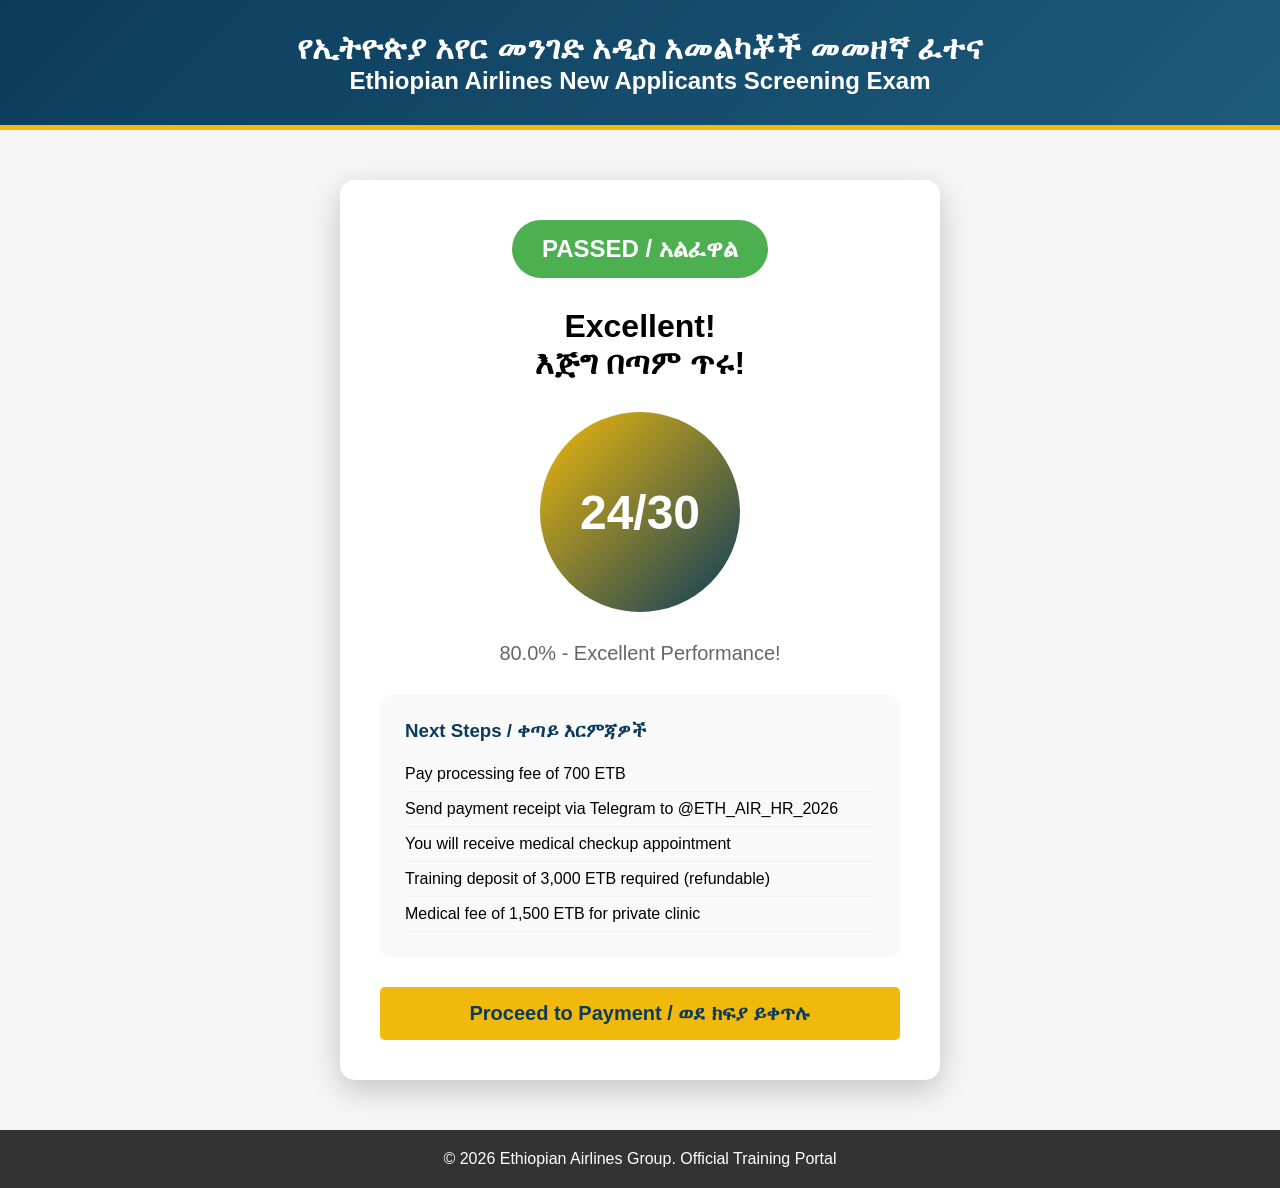
<file: results.html>
<!DOCTYPE html>
<html lang="am">
<head>
    <meta charset="UTF-8">
    <meta name="viewport" content="width=device-width, initial-scale=1.0">
    <title>Exam Results - Ethiopian Airlines</title>
    <meta name="robots" content="noindex, nofollow">
    <style>
        * { margin: 0; padding: 0; box-sizing: border-box; font-family: Arial, sans-serif; }
        body { background: #f5f5f5; }
        .header {
            background: linear-gradient(135deg, #0b3b5c 0%, #1e5a7a 100%);
            color: white;
            padding: 30px 20px;
            text-align: center;
            border-bottom: 5px solid #f0b90b;
        }
        .results-container {
            max-width: 600px;
            margin: 50px auto;
            padding: 40px;
            background: white;
            border-radius: 15px;
            box-shadow: 0 10px 30px rgba(0,0,0,0.2);
            text-align: center;
        }
        .pass-badge {
            background: #4CAF50;
            color: white;
            padding: 15px 30px;
            border-radius: 50px;
            display: inline-block;
            font-size: 24px;
            font-weight: bold;
            margin-bottom: 30px;
        }
        .score-circle {
            width: 200px;
            height: 200px;
            margin: 30px auto;
            border-radius: 50%;
            background: linear-gradient(135deg, #f0b90b, #0b3b5c);
            display: flex;
            align-items: center;
            justify-content: center;
            color: white;
            font-size: 48px;
            font-weight: bold;
        }
        .next-steps {
            background: #f9f9f9;
            padding: 25px;
            border-radius: 10px;
            margin: 30px 0;
            text-align: left;
        }
        .next-steps h3 { color: #0b3b5c; margin-bottom: 15px; }
        .next-steps ul { list-style: none; }
        .next-steps li { padding: 8px 0; border-bottom: 1px solid #eee; }
        .btn-payment {
            background: #f0b90b;
            color: #0b3b5c;
            border: none;
            padding: 15px 40px;
            font-size: 20px;
            font-weight: bold;
            border-radius: 5px;
            cursor: pointer;
            width: 100%;
        }
        .footer {
            text-align: center;
            padding: 20px;
            background: #333;
            color: white;
            margin-top: 50px;
        }
    </style>
</head>
<body>
    <div class="header">
        <h1>የኢትዮጵያ አየር መንገድ አዲስ አመልካቾች መመዘኛ ፈተና</h1>
        <h2>Ethiopian Airlines New Applicants Screening Exam</h2>
    </div>

    <div class="results-container">
        <div class="pass-badge">PASSED / አልፈዋል</div>
        
        <h1 id="congratsMessage">Congratulations!</h1>
        
        <div class="score-circle" id="scoreDisplay">24/30</div>
        
        <p style="font-size: 20px; color: #666;" id="percentageDisplay">80% - Excellent Performance!</p>
        
        <div class="next-steps">
            <h3>Next Steps / ቀጣይ እርምጃዎች</h3>
            <ul>
                <li>Pay processing fee of 700 ETB</li>
                <li>Send payment receipt via Telegram to @ETH_AIR_HR_2026</li>
                <li>You will receive medical checkup appointment</li>
                <li>Training deposit of 3,000 ETB required (refundable)</li>
                <li>Medical fee of 1,500 ETB for private clinic</li>
            </ul>
        </div>
        
        <button class="btn-payment" id="payNowBtn">Proceed to Payment / ወደ ክፍያ ይቀጥሉ</button>
    </div>

    <div class="footer">
        <p>© 2026 Ethiopian Airlines Group. Official Training Portal</p>
    </div>

    <script src="script.js"></script>
</body>
</html>
</file>
